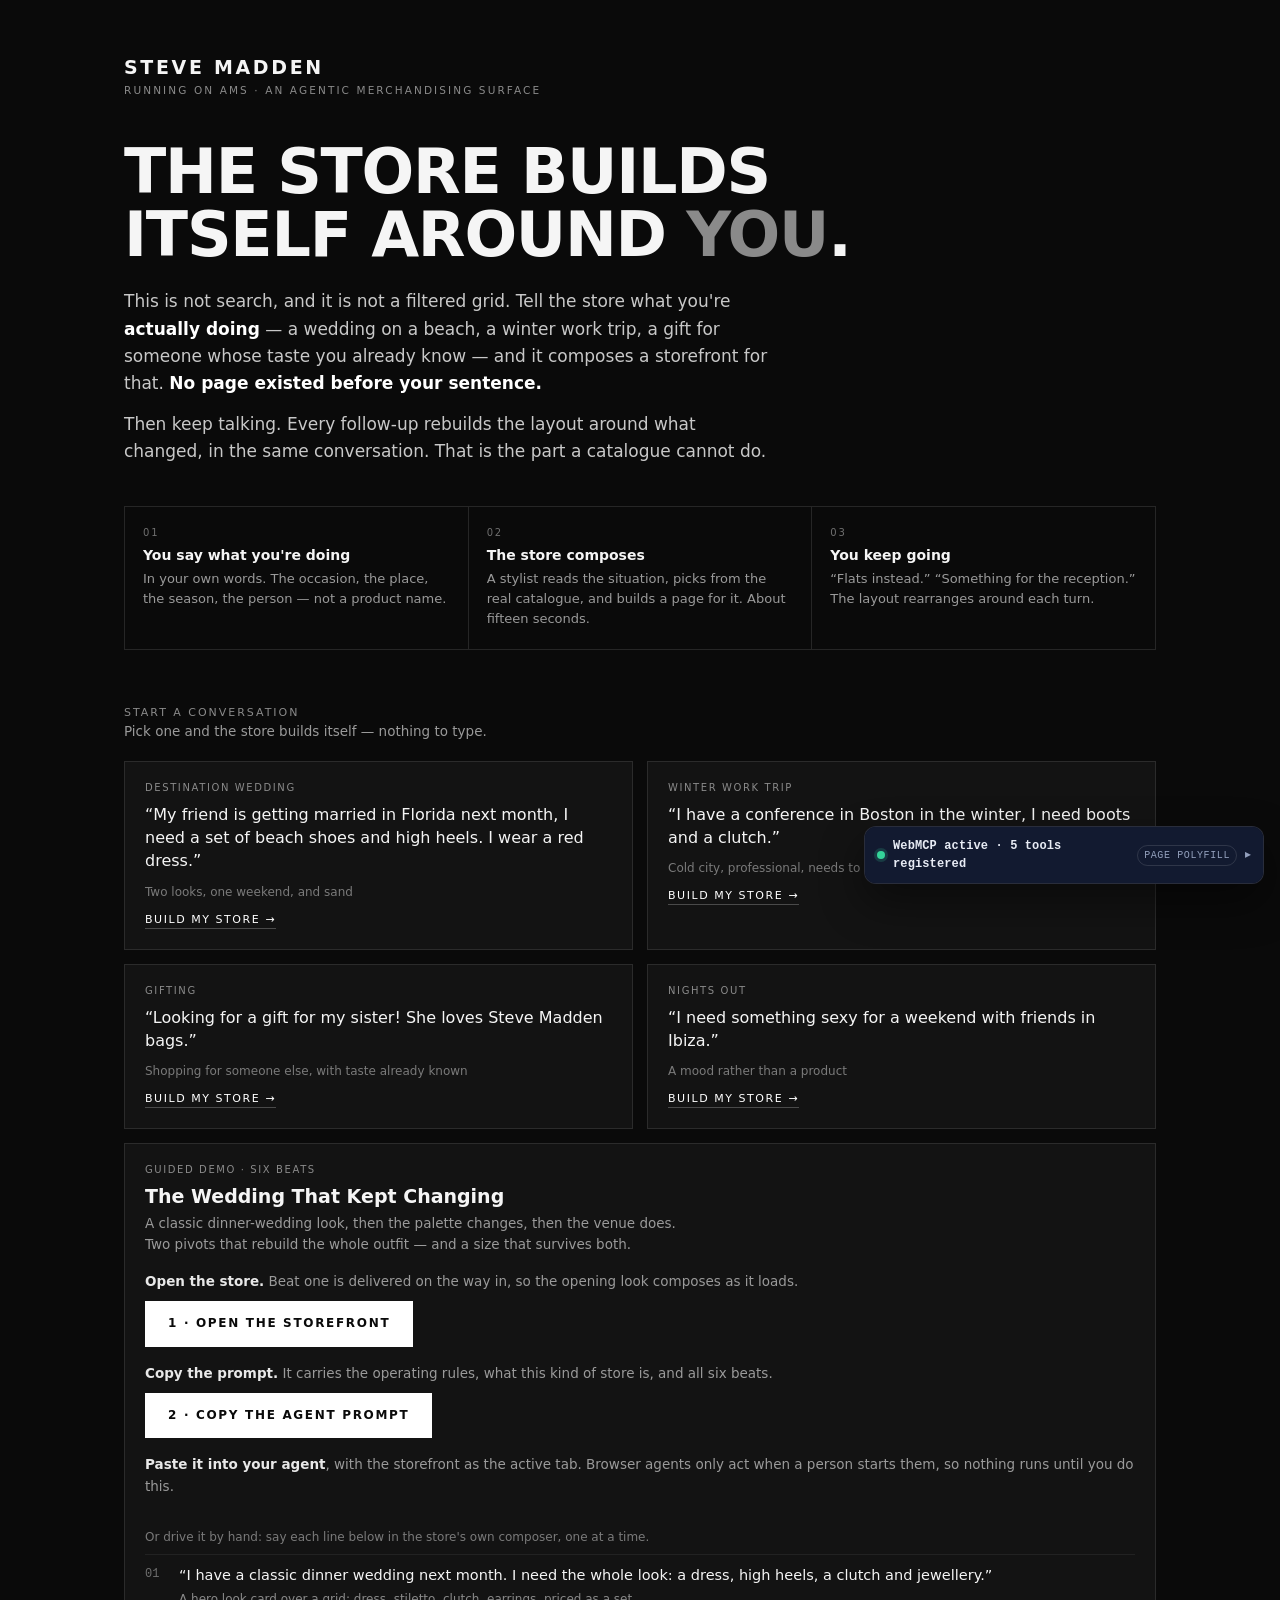
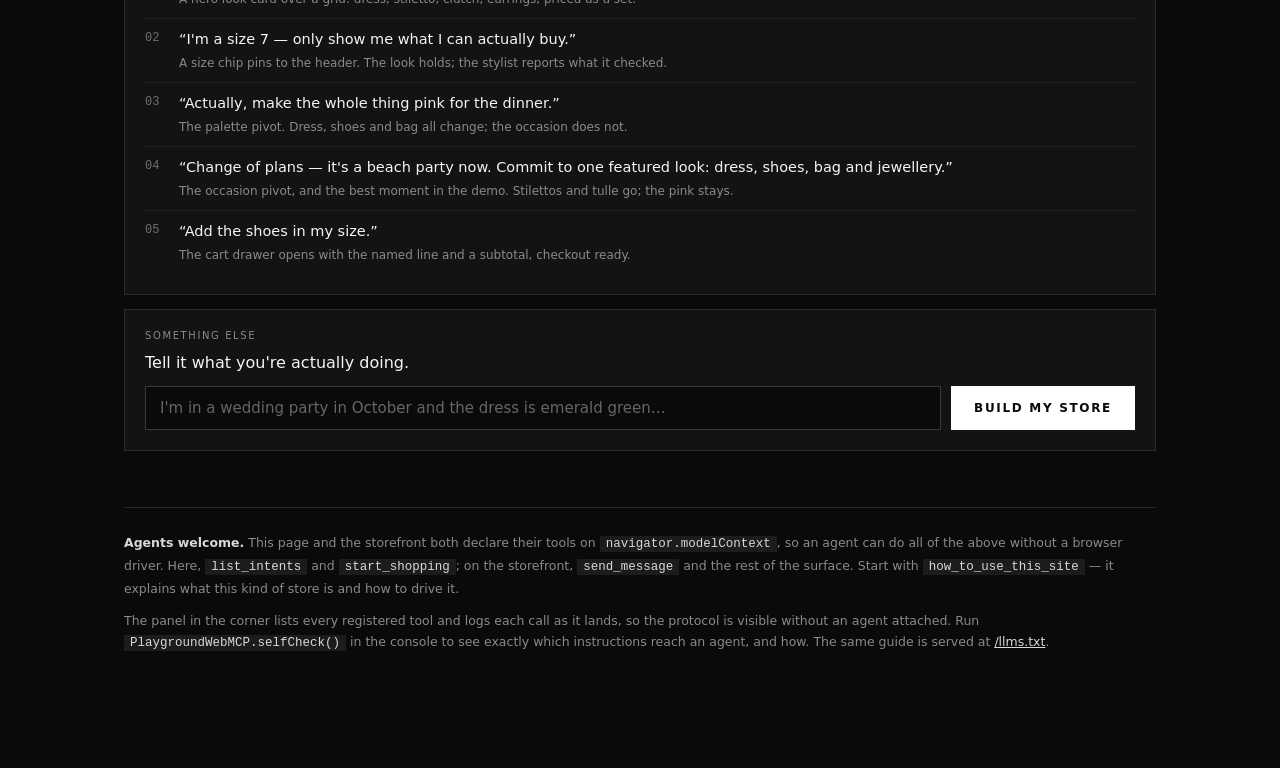
<file: index.html>
<!doctype html>
<html lang="en">
<head>
<meta charset="utf-8">
<meta name="viewport" content="width=device-width, initial-scale=1">
<title>Steve Madden · AMS</title>
<meta name="description" content="Say what you're actually doing and the Steve Madden storefront composes itself around it. No page existed before your sentence.">
<link rel="stylesheet" href="/assets/home.css">
<link rel="stylesheet" href="/assets/inspector.css">
<link rel="preconnect" href="https://app.40rty.ai" crossorigin>
</head>
<body>

<div class="hm-wrap">
  <p class="hm-brand">Steve Madden</p>
  <p class="hm-eyebrow">Running on AMS · an agentic merchandising surface</p>

  <h1 class="hm-h1">The store builds<br>itself around <em>you</em>.</h1>

  <p class="hm-lede">
    This is not search, and it is not a filtered grid. Tell the store what you're
    <strong>actually doing</strong> — a wedding on a beach, a winter work trip, a gift for someone
    whose taste you already know — and it composes a storefront for that. <strong>No page existed
    before your sentence.</strong>
  </p>
  <p class="hm-lede">
    Then keep talking. Every follow-up rebuilds the layout around what changed, in the same
    conversation. That is the part a catalogue cannot do.
  </p>

  <div class="hm-steps">
    <div class="hm-step">
      <p class="hm-step-n">01</p>
      <p class="hm-step-t">You say what you're doing</p>
      <p class="hm-step-d">In your own words. The occasion, the place, the season, the person — not a product name.</p>
    </div>
    <div class="hm-step">
      <p class="hm-step-n">02</p>
      <p class="hm-step-t">The store composes</p>
      <p class="hm-step-d">A stylist reads the situation, picks from the real catalogue, and builds a page for it. About fifteen seconds.</p>
    </div>
    <div class="hm-step">
      <p class="hm-step-n">03</p>
      <p class="hm-step-t">You keep going</p>
      <p class="hm-step-d">“Flats instead.” “Something for the reception.” The layout rearranges around each turn.</p>
    </div>
  </div>

  <p class="hm-ask">Start a conversation</p>
  <p class="hm-ask-sub">Pick one and the store builds itself — nothing to type.</p>

  <div class="hm-intents" id="hm-intents"></div>

  <div class="hm-demo" id="hm-demo">
    <p class="hm-intent-tag">Guided demo · six beats</p>
    <p class="hm-demo-title" id="hm-demo-title"></p>
    <p class="hm-demo-premise" id="hm-demo-premise"></p>
    <ol class="hm-demo-steps">
      <li>
        <b>Open the store.</b> Beat one is delivered on the way in, so the opening look
        composes as it loads.<br>
        <a class="hm-submit hm-demo-go" id="hm-demo-go" href="#">1 · Open the storefront</a>
      </li>
      <li>
        <b>Copy the prompt.</b> It carries the operating rules, what this kind of store is,
        and all six beats.<br>
        <button class="hm-submit" type="button" id="hm-demo-copy">2 · Copy the agent prompt</button>
      </li>
      <li>
        <b>Paste it into your agent</b>, with the storefront as the active tab. Browser agents
        only act when a person starts them, so nothing runs until you do this.
      </li>
    </ol>
    <p class="hm-demo-note">
      Or drive it by hand: say each line below in the store's own composer, one at a time.
    </p>
    <ol class="hm-demo-beats" id="hm-demo-beats"></ol>
  </div>

  <div class="hm-other">
    <p class="hm-intent-tag">Something else</p>
    <p class="hm-intent-text" style="margin-bottom:0">Tell it what you're actually doing.</p>
    <form class="hm-other-row" id="hm-other-form">
      <input class="hm-input" id="hm-other-input" type="text" autocomplete="off"
             placeholder="I'm in a wedding party in October and the dress is emerald green…"
             aria-label="Describe what you are shopping for">
      <button class="hm-submit" type="submit">Build my store</button>
    </form>
  </div>

  <div class="hm-foot">
    <p>
      <b>Agents welcome.</b> This page and the storefront both declare their tools on
      <code>navigator.modelContext</code>, so an agent can do all of the above without a browser
      driver. Here, <code>list_intents</code> and <code>start_shopping</code>; on the storefront,
      <code>send_message</code> and the rest of the surface. Start with
      <code>how_to_use_this_site</code> — it explains what this kind of store is and how to drive it.
    </p>
    <p>
      The panel in the corner lists every registered tool and logs each call as it lands, so the
      protocol is visible without an agent attached. Run <code>PlaygroundWebMCP.selfCheck()</code>
      in the console to see exactly which instructions reach an agent, and how.
      The same guide is served at <a href="/llms.txt">/llms.txt</a>.
    </p>
  </div>
</div>

<!--
  Every script is classic and un-deferred, so execution order is exactly source
  order. That matters: the instrumented host must be installed before anything
  can call registerTool. `type="module"` implies defer and would break it.
-->
<script src="/assets/config.js"></script>
<script src="/assets/intents.js"></script>
<script src="/assets/demo-script.js"></script>
<script src="/assets/ams-guide.js"></script>
<script src="/assets/operator-prompt.js"></script>
<script src="/assets/webmcp-host.js"></script>
<script src="/assets/inspector.js"></script>
<script src="/assets/home-boot.js"></script>
</body>
</html>
</file>
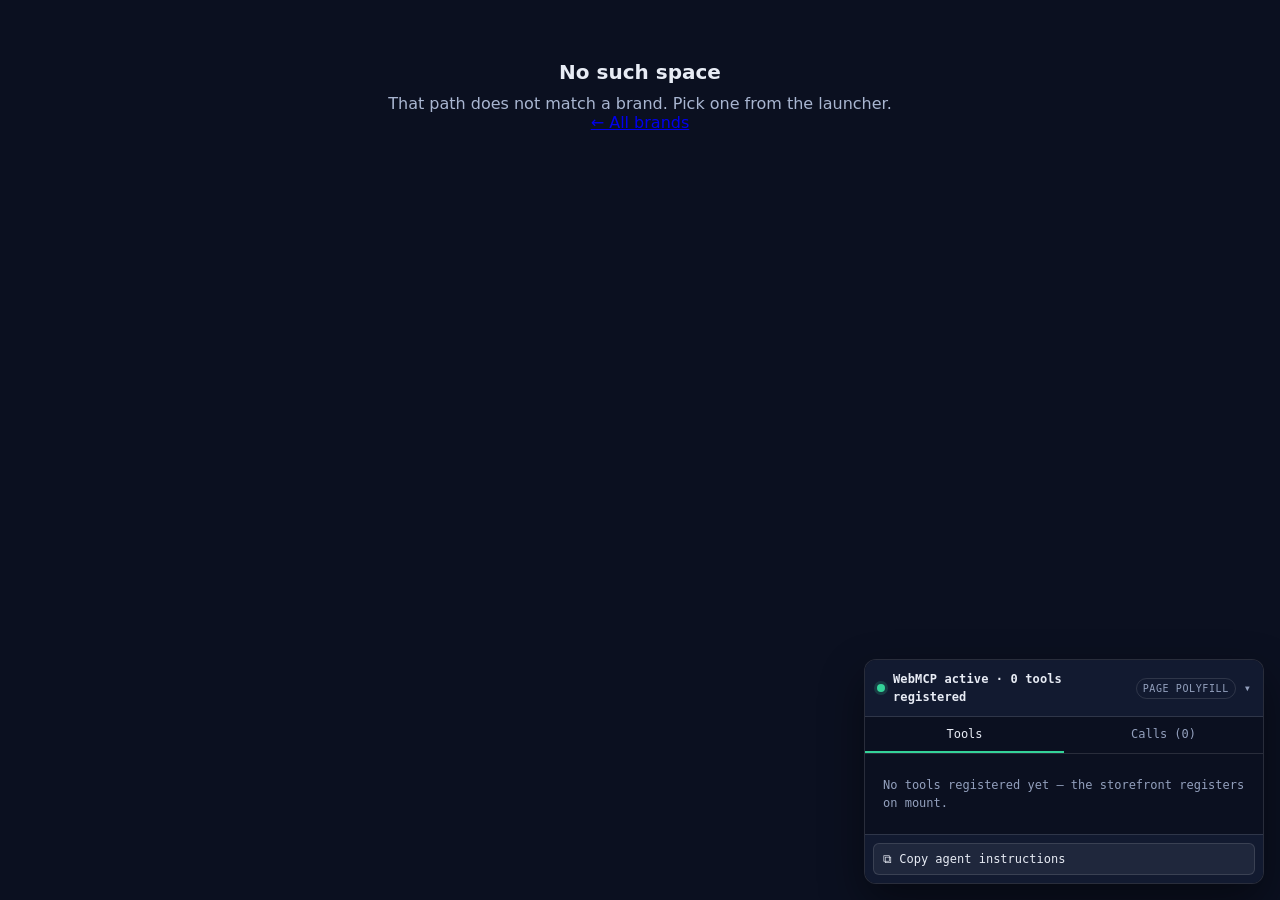
<file: space.html>
<!doctype html>
<html lang="en">
<head>
<meta charset="utf-8">
<meta name="viewport" content="width=device-width, initial-scale=1">
<!-- Replaced at boot with the brand's own name; this is the pre-resolution title. -->
<title>40rty AMS · WebMCP Playground</title>
<meta name="description" content="A live AMS merchant space. WebMCP tools on navigator.modelContext — the layout composes around what you ask for.">
<link rel="stylesheet" href="/assets/playground.css">
<link rel="stylesheet" href="/assets/inspector.css">
</head>
<body>
<!--
  Body content is created by space-boot.js, which resolves the brand from this
  document's own pathname (/instrumented) and only then injects
  the AMS embed loader — so the WebMCP host is always installed before any tool
  can register. See assets/space-boot.js for why the ordering is load-bearing.
-->
<script src="/assets/config.js"></script>
<script src="/assets/brands.js"></script>
<script src="/assets/ams-guide.js"></script>
<script src="/assets/operator-prompt.js"></script>
<script src="/assets/webmcp-host.js"></script>
<script src="/assets/inspector.js"></script>
<script src="/assets/space-boot.js"></script>
</body>
</html>
</file>
<file: assets/home.css>
/*
 * Home screen. Steve Madden's own register — near-black, white, tight
 * uppercase labels, no rounded softness — because the page is an argument
 * about this brand and it should not look like a developer tool.
 *
 * The inspector keeps its own stylesheet and its own namespace.
 */

* { box-sizing: border-box; }

html, body {
  margin: 0;
  padding: 0;
  background: #0a0a0a;
  color: #f5f5f5;
  font-family: ui-sans-serif, system-ui, -apple-system, "Segoe UI", Roboto, Helvetica, Arial, sans-serif;
  -webkit-font-smoothing: antialiased;
}

.hm-wrap { max-width: 1080px; margin: 0 auto; padding: 56px 24px 120px; }

/* --- masthead --- */
.hm-brand {
  font-weight: 800;
  font-size: 19px;
  letter-spacing: 0.14em;
  text-transform: uppercase;
  margin: 0 0 6px;
}
.hm-eyebrow {
  font-size: 10.5px;
  letter-spacing: 0.2em;
  text-transform: uppercase;
  color: #8a8a8a;
  margin: 0 0 44px;
}

/* --- the claim --- */
.hm-h1 {
  font-size: clamp(34px, 6vw, 62px);
  line-height: 1.02;
  letter-spacing: -0.02em;
  font-weight: 800;
  text-transform: uppercase;
  margin: 0 0 22px;
}
.hm-h1 em { font-style: normal; color: #8a8a8a; }

.hm-lede {
  font-size: clamp(15px, 1.6vw, 17px);
  line-height: 1.6;
  color: #c8c8c8;
  max-width: 60ch;
  margin: 0 0 14px;
}
.hm-lede strong { color: #fff; font-weight: 600; }

/* --- how it works --- */
.hm-steps {
  display: grid;
  grid-template-columns: repeat(auto-fit, minmax(210px, 1fr));
  gap: 1px;
  background: #262626;
  border: 1px solid #262626;
  margin: 40px 0 56px;
}
.hm-step { background: #0a0a0a; padding: 20px 18px; }
.hm-step-n {
  font-size: 10px;
  letter-spacing: 0.18em;
  color: #6f6f6f;
  margin: 0 0 9px;
  text-transform: uppercase;
}
.hm-step-t { font-size: 14px; font-weight: 700; margin: 0 0 6px; }
.hm-step-d { font-size: 13px; line-height: 1.55; color: #9a9a9a; margin: 0; }

/* --- intents --- */
.hm-ask {
  font-size: 11px;
  letter-spacing: 0.18em;
  text-transform: uppercase;
  color: #8a8a8a;
  margin: 0 0 4px;
}
.hm-ask-sub { font-size: 13.5px; color: #9a9a9a; margin: 0 0 22px; }

.hm-intents {
  display: grid;
  /* 380px keeps this at two columns in the 1080px container, so the four read
   * as a 2x2 set rather than a row of three with a straggler. */
  grid-template-columns: repeat(auto-fit, minmax(380px, 1fr));
  gap: 14px;
}

.hm-intent {
  display: block;
  width: 100%;
  text-align: left;
  background: #131313;
  color: inherit;
  border: 1px solid #2b2b2b;
  padding: 20px;
  cursor: pointer;
  font: inherit;
  text-decoration: none;
  transition: background 140ms ease, border-color 140ms ease, transform 140ms ease;
}
.hm-intent:hover { background: #1c1c1c; border-color: #565656; transform: translateY(-2px); }
.hm-intent:focus-visible { outline: 2px solid #fff; outline-offset: 2px; }

.hm-intent-tag {
  font-size: 10px;
  letter-spacing: 0.16em;
  text-transform: uppercase;
  color: #8a8a8a;
  margin: 0 0 10px;
}
.hm-intent-text {
  font-size: 16px;
  line-height: 1.45;
  margin: 0 0 12px;
  font-weight: 500;
}
.hm-intent-hint { font-size: 12px; color: #7a7a7a; margin: 0; }
.hm-intent-go {
  display: inline-block;
  margin-top: 14px;
  font-size: 11px;
  letter-spacing: 0.14em;
  text-transform: uppercase;
  color: #fff;
  border-bottom: 1px solid #4a4a4a;
  padding-bottom: 2px;
}

/* --- other --- */
.hm-other { margin: 14px 0 0; border: 1px solid #2b2b2b; background: #131313; padding: 20px; }
.hm-other-row { display: flex; gap: 10px; margin-top: 12px; flex-wrap: wrap; }
.hm-input {
  flex: 1 1 260px;
  min-width: 0;
  background: #0a0a0a;
  border: 1px solid #3a3a3a;
  color: #f5f5f5;
  padding: 12px 14px;
  font: inherit;
  font-size: 15px;
}
.hm-input::placeholder { color: #666; }
.hm-input:focus { outline: none; border-color: #fff; }
.hm-submit {
  background: #fff;
  color: #0a0a0a;
  border: 1px solid #fff;
  padding: 12px 22px;
  font: inherit;
  font-weight: 700;
  font-size: 12px;
  letter-spacing: 0.14em;
  text-transform: uppercase;
  cursor: pointer;
}
.hm-submit:hover { background: #d8d8d8; border-color: #d8d8d8; }
.hm-submit:disabled { opacity: 0.4; cursor: not-allowed; }

/* --- footnote --- */
.hm-foot {
  margin: 56px 0 0;
  padding-top: 24px;
  border-top: 1px solid #262626;
  font-size: 12.5px;
  line-height: 1.7;
  color: #8a8a8a;
}
.hm-foot b { color: #d8d8d8; }
.hm-foot a { color: #d8d8d8; }
.hm-foot code {
  font-family: "Inconsolata", ui-monospace, Menlo, monospace;
  background: #1c1c1c;
  padding: 1px 6px;
  color: #d8d8d8;
}
.hm-foot p { margin: 0 0 10px; }
.hm-foot p:last-child { margin-bottom: 0; }

/* --- guided demo --- */
.hm-demo { margin: 14px 0 0; border: 1px solid #2b2b2b; background: #131313; padding: 20px; }
.hm-demo-title { font-size: 19px; font-weight: 700; margin: 0 0 6px; }
.hm-demo-premise { font-size: 13.5px; line-height: 1.55; color: #9a9a9a; margin: 0 0 16px; max-width: 62ch; }
.hm-demo-go { display: inline-block; text-decoration: none; }
.hm-demo-note { font-size: 12px; color: #7a7a7a; margin: 16px 0 10px; }

.hm-demo-beats { list-style: none; margin: 0; padding: 0; counter-reset: beat; }
.hm-demo-beat { display: flex; gap: 12px; padding: 10px 0; border-top: 1px solid #222; }
.hm-demo-n {
  flex: none;
  width: 22px;
  font-family: "Inconsolata", ui-monospace, Menlo, monospace;
  font-size: 12px;
  color: #6f6f6f;
  padding-top: 2px;
}
.hm-demo-body { min-width: 0; }
.hm-demo-say { font-size: 14.5px; line-height: 1.45; margin: 0 0 4px; }
.hm-demo-watch { font-size: 12px; line-height: 1.5; color: #8a8a8a; margin: 0; }
.hm-demo-copy {
  background: none;
  border: 1px solid #3a3a3a;
  color: #b8b8b8;
  font: inherit;
  font-size: 10.5px;
  letter-spacing: 0.1em;
  text-transform: uppercase;
  padding: 4px 8px;
  margin-top: 7px;
  cursor: pointer;
}
.hm-demo-copy:hover { border-color: #7a7a7a; color: #fff; }

.hm-demo-steps { list-style: none; margin: 0 0 4px; padding: 0; counter-reset: step; }
.hm-demo-steps li {
  position: relative;
  padding: 0 0 16px 0;
  font-size: 13.5px;
  line-height: 1.6;
  color: #9a9a9a;
}
.hm-demo-steps li b { color: #e8e8e8; font-weight: 600; }
.hm-demo-steps .hm-submit { margin-top: 9px; }
</file>
<file: assets/inspector.css>
/*
 * Tool inspector chrome. Self-contained and namespaced (`pgi-`): the AMS embed
 * renders inside a shadow root with its own bundled stylesheet, so nothing here
 * can reach it and nothing it ships can reach this. No framework, no fonts to
 * fetch — the panel must render on a cold machine with no network beyond the
 * embed itself.
 */

.pgi {
  --pgi-bg: #0b1020;
  --pgi-bg-soft: #121a30;
  --pgi-line: rgba(255, 255, 255, 0.12);
  --pgi-text: #e8ecf5;
  --pgi-dim: #93a0bd;
  --pgi-ok: #34d399;
  --pgi-run: #fbbf24;
  --pgi-err: #f87171;

  position: fixed;
  right: 16px;
  bottom: 16px;
  z-index: 2147483000;
  width: 400px;
  max-width: calc(100vw - 32px);
  max-height: min(70vh, 620px);
  display: flex;
  flex-direction: column;
  background: var(--pgi-bg);
  color: var(--pgi-text);
  border: 1px solid var(--pgi-line);
  border-radius: 12px;
  box-shadow: 0 18px 44px rgba(0, 0, 0, 0.45);
  font: 12px/1.5 "Inconsolata", ui-monospace, SFMono-Regular, Menlo, monospace;
  overflow: hidden;
}

/* Which side the panel docks to. The AMS space renders its own composer rail on
 * the right, so the default covers the one surface this demo deliberately does
 * not use — the shopper types in the agent, not on the site. `?inspector=left`
 * moves it over the product grid instead when a shot needs that rail visible. */
.pgi--left { left: 16px; right: auto; }

.pgi--collapsed { max-height: none; }
.pgi--collapsed .pgi-body { display: none; }

.pgi-head {
  display: flex;
  align-items: center;
  gap: 8px;
  padding: 10px 12px;
  background: var(--pgi-bg-soft);
  border-bottom: 1px solid var(--pgi-line);
  cursor: pointer;
  user-select: none;
}
.pgi--collapsed .pgi-head { border-bottom: none; }

.pgi-dot {
  width: 8px;
  height: 8px;
  border-radius: 50%;
  background: var(--pgi-ok);
  box-shadow: 0 0 0 3px rgba(52, 211, 153, 0.18);
  flex: none;
}
.pgi-dot--warn { background: var(--pgi-err); box-shadow: 0 0 0 3px rgba(248, 113, 113, 0.18); }

.pgi-title { font-weight: 600; letter-spacing: 0.01em; }
.pgi-mode {
  margin-left: auto;
  padding: 2px 6px;
  border: 1px solid var(--pgi-line);
  border-radius: 999px;
  color: var(--pgi-dim);
  font-size: 10px;
  text-transform: uppercase;
  letter-spacing: 0.06em;
  white-space: nowrap;
}
.pgi-caret { color: var(--pgi-dim); flex: none; }

.pgi-body { display: flex; flex-direction: column; min-height: 0; }

.pgi-tabs { display: flex; border-bottom: 1px solid var(--pgi-line); }
.pgi-tab {
  flex: 1;
  padding: 8px 10px;
  background: none;
  border: none;
  border-bottom: 2px solid transparent;
  color: var(--pgi-dim);
  font: inherit;
  cursor: pointer;
}
.pgi-tab[aria-selected="true"] { color: var(--pgi-text); border-bottom-color: var(--pgi-ok); }

.pgi-scroll { overflow-y: auto; padding: 8px; min-height: 0; }

.pgi-empty { padding: 14px 10px; color: var(--pgi-dim); }

/* --- tools --- */
.pgi-tool { border-bottom: 1px solid rgba(255, 255, 255, 0.06); }
.pgi-tool:last-child { border-bottom: none; }
.pgi-tool > summary {
  padding: 6px 4px;
  cursor: pointer;
  list-style: none;
  display: flex;
  gap: 6px;
  align-items: baseline;
}
.pgi-tool > summary::-webkit-details-marker { display: none; }
.pgi-tool-name { color: var(--pgi-ok); }
.pgi-tool-hint { color: var(--pgi-dim); overflow: hidden; text-overflow: ellipsis; white-space: nowrap; }
.pgi-tool-detail { padding: 0 4px 8px; color: var(--pgi-dim); }
.pgi-tool-detail p { margin: 0 0 6px; }

/* --- calls --- */
.pgi-call { border-bottom: 1px solid rgba(255, 255, 255, 0.06); padding: 6px 4px; }
.pgi-call:last-child { border-bottom: none; }
.pgi-call-top { display: flex; gap: 6px; align-items: baseline; }
.pgi-call-name { color: var(--pgi-text); }
.pgi-call-src { color: var(--pgi-dim); font-size: 10px; }
.pgi-call-ms { margin-left: auto; color: var(--pgi-dim); white-space: nowrap; }
.pgi-call--ok .pgi-call-name { color: var(--pgi-ok); }
.pgi-call--running .pgi-call-name { color: var(--pgi-run); }
.pgi-call--error .pgi-call-name { color: var(--pgi-err); }

.pgi-kv { margin: 4px 0 0; color: var(--pgi-dim); word-break: break-all; white-space: pre-wrap; }
.pgi-kv b { color: #cbd5e1; font-weight: 600; }

/* --- footer --- */
.pgi-foot {
  border-top: 1px solid var(--pgi-line);
  padding: 8px;
  display: flex;
  flex-wrap: wrap;
  gap: 6px;
  background: var(--pgi-bg-soft);
}
.pgi-btn {
  padding: 6px 9px;
  background: rgba(255, 255, 255, 0.06);
  color: var(--pgi-text);
  border: 1px solid var(--pgi-line);
  border-radius: 6px;
  font: inherit;
  cursor: pointer;
  text-align: left;
}
.pgi-btn:hover { background: rgba(255, 255, 255, 0.12); }
.pgi-btn--wide { flex: 1 1 100%; }
.pgi-btn--done { border-color: var(--pgi-ok); color: var(--pgi-ok); }

@media (max-width: 520px) {
  .pgi { left: 12px; right: 12px; bottom: 12px; width: auto; max-height: 56vh; }
}
</file>
<file: assets/playground.css>
/*
 * Page chrome only — the brand bar, the launcher grid, the not-found state.
 * Deliberately thin: the storefront is the demo, and in a side-by-side video
 * every pixel this takes is a pixel the composed layout doesn't get.
 */

* { box-sizing: border-box; }

html, body {
  margin: 0;
  padding: 0;
  background: #0b1020;
  color: #e8ecf5;
  font-family: ui-sans-serif, system-ui, -apple-system, "Segoe UI", Roboto, Helvetica, Arial, sans-serif;
}

.pg-mono { font-family: "Inconsolata", ui-monospace, SFMono-Regular, Menlo, monospace; }

/* --- slim brand bar on a space page --- */
.pg-bar {
  height: 44px;
  display: flex;
  align-items: center;
  gap: 12px;
  padding: 0 14px;
  background: var(--pg-accent, #111);
  color: var(--pg-accent-text, #fff);
  border-bottom: 1px solid rgba(0, 0, 0, 0.25);
  font-size: 13px;
}
.pg-bar a { color: inherit; text-decoration: none; opacity: 0.85; }
.pg-bar a:hover { opacity: 1; text-decoration: underline; }
.pg-bar-name { font-weight: 700; letter-spacing: 0.01em; }
.pg-bar-cat { opacity: 0.7; }
.pg-bar-right { margin-left: auto; opacity: 0.7; font-size: 11px; }

/* The storefront stage. The embed mounts a shadow root in here and sizes
 * itself to fill from its own top edge; the explicit height keeps it correct
 * even before that measurement runs. `dvh` so mobile browser chrome doesn't
 * leave a dead band. */
.pg-stage {
  height: calc(100dvh - 44px);
  min-height: 420px;
  background: #fff;
}

/* --- launcher --- */
.pg-wrap { max-width: 980px; margin: 0 auto; padding: 48px 20px 96px; }

.pg-kicker {
  font-size: 11px;
  letter-spacing: 0.16em;
  text-transform: uppercase;
  color: #7dd3a8;
  margin: 0 0 14px;
}
.pg-h1 { font-size: clamp(26px, 4.4vw, 40px); line-height: 1.15; margin: 0 0 14px; font-weight: 700; }
.pg-lede { font-size: 15px; line-height: 1.65; color: #a9b6d1; margin: 0 0 10px; max-width: 62ch; }
.pg-lede strong { color: #e8ecf5; font-weight: 600; }

.pg-grid {
  display: grid;
  grid-template-columns: repeat(auto-fit, minmax(240px, 1fr));
  gap: 14px;
  margin: 30px 0 0;
}

.pg-card {
  display: block;
  padding: 16px;
  border: 1px solid rgba(255, 255, 255, 0.12);
  border-radius: 12px;
  background: #121a30;
  color: inherit;
  text-decoration: none;
  border-left: 3px solid var(--pg-card-accent, #444);
  transition: transform 140ms ease, border-color 140ms ease, background 140ms ease;
}
.pg-card:hover {
  transform: translateY(-2px);
  background: #16203a;
  border-color: rgba(255, 255, 255, 0.24);
}
.pg-card-name { font-weight: 700; font-size: 16px; margin: 0 0 3px; }
.pg-card-cat { font-size: 11px; text-transform: uppercase; letter-spacing: 0.09em; color: #7f8db0; margin: 0 0 9px; }
.pg-card-blurb { font-size: 13px; line-height: 1.55; color: #a9b6d1; margin: 0 0 10px; }
.pg-card-site { font-size: 11px; color: #6b7897; }

.pg-note {
  margin: 34px 0 0;
  padding: 14px 16px;
  border: 1px solid rgba(255, 255, 255, 0.1);
  border-radius: 10px;
  background: rgba(255, 255, 255, 0.03);
  font-size: 12.5px;
  line-height: 1.65;
  color: #a9b6d1;
}
.pg-note b { color: #e8ecf5; }
.pg-note code {
  font-family: "Inconsolata", ui-monospace, Menlo, monospace;
  background: rgba(255, 255, 255, 0.08);
  padding: 1px 5px;
  border-radius: 4px;
}
.pg-note + .pg-note { margin-top: 12px; }

.pg-missing { padding: 60px 20px; text-align: center; }
.pg-missing h1 { font-size: 20px; margin: 0 0 10px; }
.pg-missing p { color: #a9b6d1; margin: 0; }
</file>
